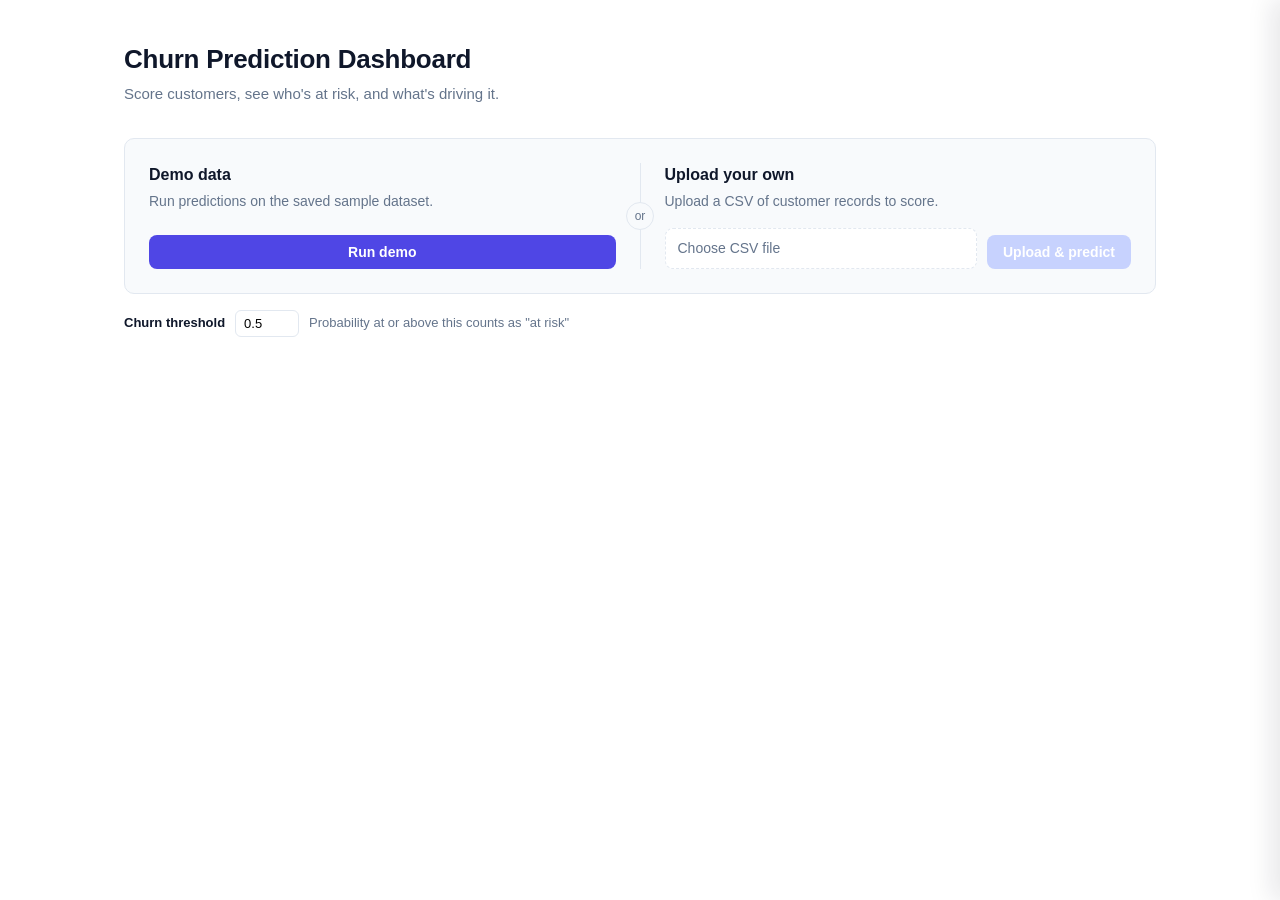
<file: index.html>
<!DOCTYPE html>
<html lang="en">
<head>
<meta charset="UTF-8" />
<meta name="viewport" content="width=device-width, initial-scale=1.0" />
<title>Churn Prediction Dashboard</title>
<link rel="stylesheet" href="style.css" />
</head>
<body>

<div class="app">

  <header class="topbar">
    <h1>Churn Prediction Dashboard</h1>
    <p class="subtitle">Score customers, see who's at risk, and what's driving it.</p>
  </header>

  <section class="source-card">
    <div class="source-option">
      <h2>Demo data</h2>
      <p>Run predictions on the saved sample dataset.</p>
      <button id="runDemoBtn" class="btn btn-primary">Run demo</button>
    </div>

    <div class="divider"><span>or</span></div>

    <div class="source-option">
      <h2>Upload your own</h2>
      <p>Upload a CSV of customer records to score.</p>
      <div class="upload-row">
        <label class="file-label" for="csvFileInput">
          <span id="fileLabelText">Choose CSV file</span>
        </label>
        <input type="file" id="csvFileInput" accept=".csv" hidden />
        <button id="uploadBtn" class="btn btn-primary" disabled>Upload &amp; predict</button>
      </div>
    </div>
  </section>

  <div class="threshold-row">
    <label for="thresholdInput">Churn threshold</label>
    <input type="number" id="thresholdInput" min="0" max="1" step="0.05" value="0.5" />
    <span class="hint">Probability at or above this counts as "at risk"</span>
  </div>

  <p id="statusMsg" class="status" role="status" aria-live="polite"></p>

  <section id="dashboard" class="dashboard hidden">

    <div class="stat-grid">
      <div class="stat-card">
        <span class="stat-value" id="statTotal">0</span>
        <span class="stat-label">Total customers</span>
      </div>
      <div class="stat-card risk">
        <span class="stat-value" id="statChurn">0</span>
        <span class="stat-label">At risk</span>
      </div>
      <div class="stat-card safe">
        <span class="stat-value" id="statRetained">0</span>
        <span class="stat-label">Retained</span>
      </div>
      <div class="stat-card">
        <span class="stat-value" id="statRate">0%</span>
        <span class="stat-label">Churn rate</span>
      </div>
    </div>

    <div class="panel">
      <h2>Top churn drivers</h2>
      <p class="panel-sub">Features ranked by importance in the model.</p>
      <table class="fi-table">
        <thead>
          <tr><th>Rank</th><th>Feature</th><th>Importance</th></tr>
        </thead>
        <tbody id="fiTableBody"></tbody>
      </table>
      <p id="fiEmpty" class="empty-note hidden">Feature importance isn't available for this model.</p>
    </div>

    <div class="panel">
      <div class="panel-header">
        <div>
          <h2>Customers</h2>
          <p class="panel-sub">Ranked by churn risk. Click a row for details.</p>
        </div>
        <div class="panel-controls">
          <div class="filter-tabs" id="filterTabs">
            <button class="tab active" data-filter="all">All</button>
            <button class="tab" data-filter="churn">At risk</button>
            <button class="tab" data-filter="retained">Retained</button>
          </div>
          <input type="search" id="searchInput" placeholder="Search by customer ID" />
        </div>
      </div>

      <div class="table-wrap">
        <table class="customer-table" id="customerTable">
          <thead>
            <tr>
              <th data-sort="customer_id">ID</th>
              <th data-sort="plan_type">Plan</th>
              <th data-sort="tenure_days">Tenure (d)</th>
              <th data-sort="watch_hours_30d">Watch hrs</th>
              <th data-sort="login_count_30d">Logins</th>
              <th data-sort="days_since_last_login">Last login</th>
              <th data-sort="churn_probability">Risk</th>
            </tr>
          </thead>
          <tbody id="customerTableBody"></tbody>
        </table>
      </div>
      <p id="tableEmpty" class="empty-note hidden">No customers match this filter.</p>
    </div>

  </section>

</div>

<div id="overlay" class="overlay hidden"></div>
<aside id="detailPanel" class="detail-panel" aria-hidden="true">
  <button id="closeDetail" class="close-btn" aria-label="Close">&times;</button>
  <div id="detailContent"></div>
</aside>

<script src="script.js"></script>
</body>
</html>
</file>
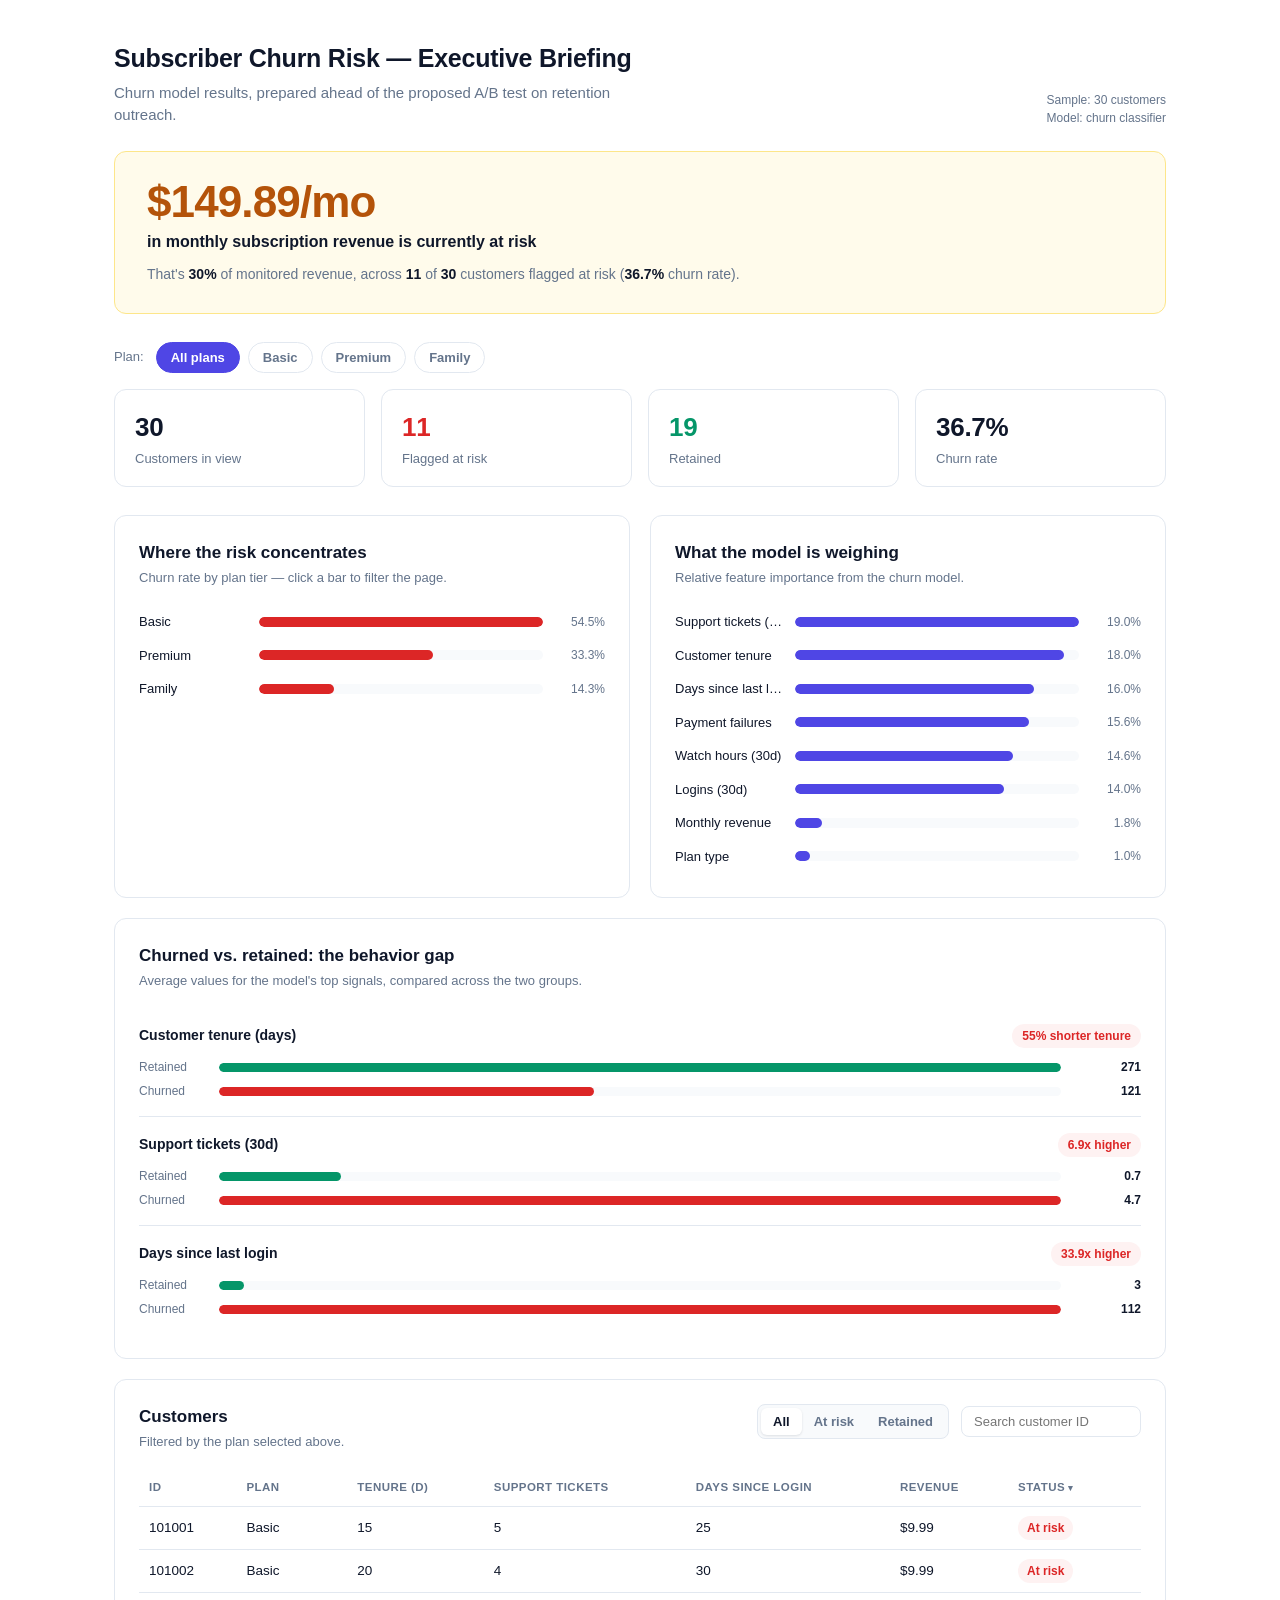
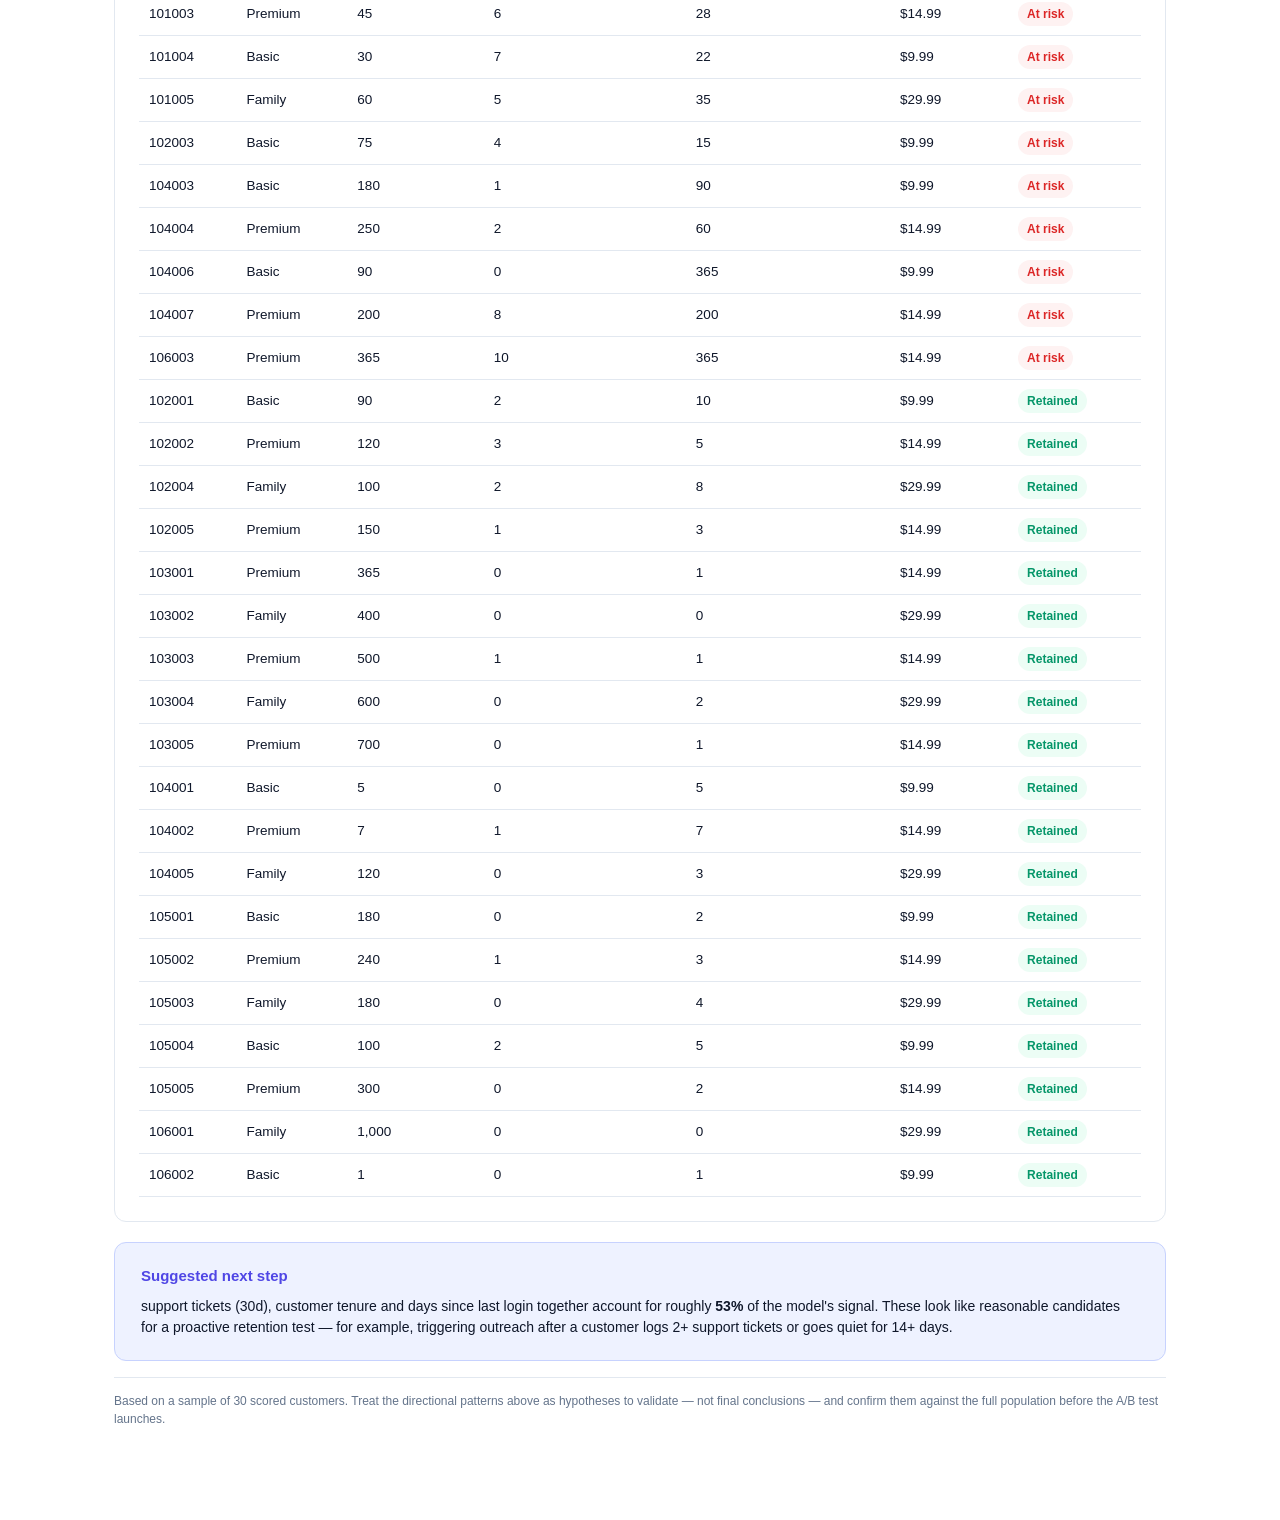
<file: dashboard/executive_churn_dashboard.html>
<!DOCTYPE html>
<html lang="en">
<head>
<meta charset="UTF-8" />
<meta name="viewport" content="width=device-width, initial-scale=1.0" />
<title>Subscriber Churn Risk — Executive Briefing</title>
<style>
:root {
  --bg: #ffffff;
  --surface: #f8fafc;
  --border: #e2e8f0;
  --text-primary: #0f172a;
  --text-secondary: #64748b;

  --accent: #4f46e5;
  --accent-soft: #eef2ff;

  --risk: #dc2626;
  --risk-soft: #fef2f2;

  --safe: #059669;
  --safe-soft: #ecfdf5;

  --money: #b45309;
  --money-soft: #fffbeb;
  --money-border: #fde68a;

  --radius: 12px;
  --shadow: 0 1px 3px rgba(15, 23, 42, 0.08), 0 1px 2px rgba(15, 23, 42, 0.04);
}

* { box-sizing: border-box; }

body {
  margin: 0;
  background: var(--bg);
  color: var(--text-primary);
  font-family: -apple-system, BlinkMacSystemFont, "Segoe UI", Roboto, Helvetica, Arial, sans-serif;
  font-size: 15px;
  line-height: 1.5;
}

.app {
  max-width: 1100px;
  margin: 0 auto;
  padding: 40px 24px 80px;
}

/* ---------- header ---------- */

.topbar {
  display: flex;
  justify-content: space-between;
  align-items: flex-end;
  flex-wrap: wrap;
  gap: 8px;
  margin-bottom: 24px;
}

.topbar h1 {
  font-size: 25px;
  font-weight: 700;
  letter-spacing: -0.01em;
  margin: 0 0 4px;
}

.topbar .subtitle {
  color: var(--text-secondary);
  margin: 0;
  max-width: 560px;
}

.topbar .meta {
  text-align: right;
  font-size: 12px;
  color: var(--text-secondary);
}

/* ---------- hero ---------- */

.hero {
  background: var(--money-soft);
  border: 1px solid var(--money-border);
  border-radius: var(--radius);
  padding: 28px 32px;
  margin-bottom: 28px;
}

.hero-value {
  font-size: 44px;
  font-weight: 800;
  letter-spacing: -0.02em;
  color: var(--money);
  line-height: 1;
}

.hero-label {
  font-size: 16px;
  font-weight: 600;
  color: var(--text-primary);
  margin-top: 6px;
}

.hero-sub {
  margin-top: 10px;
  color: var(--text-secondary);
  font-size: 14px;
}

.hero-sub b { color: var(--text-primary); }

/* ---------- plan chips ---------- */

.plan-chips {
  display: flex;
  gap: 8px;
  margin-bottom: 16px;
  flex-wrap: wrap;
  align-items: center;
}

.plan-chips .chip-label {
  font-size: 13px;
  color: var(--text-secondary);
  margin-right: 4px;
}

.chip {
  font-family: inherit;
  font-size: 13px;
  font-weight: 600;
  padding: 7px 14px;
  border-radius: 999px;
  border: 1px solid var(--border);
  background: var(--bg);
  color: var(--text-secondary);
  cursor: pointer;
}

.chip:hover { border-color: var(--accent); color: var(--accent); }

.chip.active {
  background: var(--accent);
  border-color: var(--accent);
  color: #fff;
}

/* ---------- kpi grid ---------- */

.stat-grid {
  display: grid;
  grid-template-columns: repeat(4, 1fr);
  gap: 16px;
  margin-bottom: 28px;
}

.stat-card {
  border: 1px solid var(--border);
  border-radius: var(--radius);
  padding: 18px 20px;
  display: flex;
  flex-direction: column;
}

.stat-value {
  font-size: 26px;
  font-weight: 700;
  letter-spacing: -0.01em;
}

.stat-label {
  font-size: 13px;
  color: var(--text-secondary);
  margin-top: 2px;
}

.stat-card.risk .stat-value { color: var(--risk); }
.stat-card.safe .stat-value { color: var(--safe); }

/* ---------- panels ---------- */

.panel {
  border: 1px solid var(--border);
  border-radius: var(--radius);
  padding: 24px;
  margin-bottom: 20px;
}

.panel h2 {
  font-size: 17px;
  font-weight: 600;
  margin: 0 0 2px;
}

.panel-sub {
  color: var(--text-secondary);
  font-size: 13px;
  margin: 0 0 18px;
}

.two-col {
  display: grid;
  grid-template-columns: 1fr 1fr;
  gap: 20px;
}

/* ---------- horizontal bar rows (plan + feature importance) ---------- */

.bar-row {
  display: grid;
  grid-template-columns: 110px 1fr 52px;
  align-items: center;
  gap: 10px;
  padding: 7px 0;
  cursor: default;
}

.bar-row.clickable { cursor: pointer; border-radius: 6px; }
.bar-row.clickable:hover { background: var(--surface); }

.bar-row .bar-name {
  font-size: 13px;
  font-weight: 500;
  white-space: nowrap;
  overflow: hidden;
  text-overflow: ellipsis;
}

.bar-track {
  height: 10px;
  background: var(--surface);
  border-radius: 999px;
  overflow: hidden;
}

.bar-fill {
  height: 100%;
  border-radius: 999px;
  transition: opacity 0.15s ease;
}

.bar-fill.accent { background: var(--accent); }
.bar-fill.risk { background: var(--risk); }
.bar-fill.muted { background: #cbd5e1; }

.bar-row.dim .bar-fill { opacity: 0.35; }
.bar-row.dim .bar-name { color: var(--text-secondary); }

.bar-pct {
  font-size: 12px;
  color: var(--text-secondary);
  text-align: right;
}

/* ---------- behavior gap comparisons ---------- */

.gap-row {
  border-bottom: 1px solid var(--border);
  padding: 16px 0;
}

.gap-row:last-child { border-bottom: none; }

.gap-row-head {
  display: flex;
  justify-content: space-between;
  align-items: baseline;
  margin-bottom: 10px;
}

.gap-row-head .gap-title {
  font-size: 14px;
  font-weight: 600;
}

.gap-delta {
  font-size: 12px;
  font-weight: 700;
  background: var(--risk-soft);
  color: var(--risk);
  padding: 3px 10px;
  border-radius: 999px;
}

.gap-bars { display: flex; flex-direction: column; gap: 6px; }

.gap-bar-line {
  display: grid;
  grid-template-columns: 70px 1fr 70px;
  align-items: center;
  gap: 10px;
  font-size: 12px;
}

.gap-bar-line .gap-bar-label { color: var(--text-secondary); }
.gap-bar-line .gap-bar-value { text-align: right; font-weight: 600; }

.gap-track {
  height: 9px;
  background: var(--surface);
  border-radius: 999px;
  overflow: hidden;
}

.gap-fill { height: 100%; border-radius: 999px; }
.gap-fill.retained { background: var(--safe); }
.gap-fill.churned { background: var(--risk); }

/* ---------- table ---------- */

.panel-header {
  display: flex;
  justify-content: space-between;
  align-items: flex-start;
  gap: 16px;
  flex-wrap: wrap;
}

.panel-controls {
  display: flex;
  align-items: center;
  gap: 12px;
  flex-wrap: wrap;
}

.filter-tabs {
  display: inline-flex;
  background: var(--surface);
  border: 1px solid var(--border);
  border-radius: 8px;
  padding: 3px;
}

.tab {
  font-family: inherit;
  font-size: 13px;
  font-weight: 600;
  color: var(--text-secondary);
  background: transparent;
  border: none;
  border-radius: 6px;
  padding: 6px 12px;
  cursor: pointer;
}

.tab.active {
  background: var(--bg);
  color: var(--text-primary);
  box-shadow: var(--shadow);
}

#searchInput {
  font-family: inherit;
  font-size: 13px;
  padding: 7px 12px;
  border: 1px solid var(--border);
  border-radius: 8px;
  width: 180px;
}

.table-wrap { overflow-x: auto; }

table.data-table {
  width: 100%;
  border-collapse: collapse;
  font-size: 13.5px;
}

table.data-table th {
  text-align: left;
  font-size: 11.5px;
  text-transform: uppercase;
  letter-spacing: 0.04em;
  color: var(--text-secondary);
  font-weight: 600;
  padding: 10px;
  border-bottom: 1px solid var(--border);
  cursor: pointer;
  white-space: nowrap;
}

table.data-table th:hover { color: var(--text-primary); }

table.data-table th.sorted::after { content: " ▾"; font-size: 9px; }
table.data-table th.sorted.asc::after { content: " ▴"; }

table.data-table td {
  padding: 9px 10px;
  border-bottom: 1px solid var(--border);
}

table.data-table tbody tr:hover { background: var(--surface); }

.badge {
  display: inline-flex;
  align-items: center;
  font-size: 12px;
  font-weight: 600;
  padding: 3px 9px;
  border-radius: 999px;
}

.badge.risk { background: var(--risk-soft); color: var(--risk); }
.badge.safe { background: var(--safe-soft); color: var(--safe); }

.empty-note {
  color: var(--text-secondary);
  font-size: 13px;
  padding: 16px 0;
  text-align: center;
}
.hidden { display: none; }

/* ---------- footer / recommendation ---------- */

.recommend {
  background: var(--accent-soft);
  border: 1px solid #c7d2fe;
  border-radius: var(--radius);
  padding: 22px 26px;
  margin-bottom: 16px;
}

.recommend h2 {
  font-size: 15px;
  margin: 0 0 8px;
  color: var(--accent);
}

.recommend p { margin: 0; color: var(--text-primary); font-size: 14px; }

.methodology {
  font-size: 12px;
  color: var(--text-secondary);
  border-top: 1px solid var(--border);
  padding-top: 14px;
  margin-top: 4px;
}

/* ---------- responsive / print ---------- */

@media (max-width: 760px) {
  .two-col { grid-template-columns: 1fr; }
  .stat-grid { grid-template-columns: repeat(2, 1fr); }
  .panel-header { flex-direction: column; }
  .hero-value { font-size: 34px; }
}

@media print {
  .plan-chips, .panel-controls { display: none; }
}

button:focus-visible, input:focus-visible, th:focus-visible {
  outline: 2px solid var(--accent);
  outline-offset: 2px;
}
</style>
</head>
<body>

<div class="app">

  <div class="topbar">
    <div>
      <h1>Subscriber Churn Risk — Executive Briefing</h1>
      <p class="subtitle">Churn model results, prepared ahead of the proposed A/B test on retention outreach.</p>
    </div>
    <div class="meta" id="metaInfo"></div>
  </div>

  <div class="hero">
    <div class="hero-value" id="heroRevenue">$0</div>
    <div class="hero-label">in monthly subscription revenue is currently at risk</div>
    <div class="hero-sub" id="heroSub"></div>
  </div>

  <div class="plan-chips" id="planChips">
    <span class="chip-label">Plan:</span>
    <!-- chips injected by JS -->
  </div>

  <div class="stat-grid">
    <div class="stat-card">
      <span class="stat-value" id="statTotal">0</span>
      <span class="stat-label">Customers in view</span>
    </div>
    <div class="stat-card risk">
      <span class="stat-value" id="statChurn">0</span>
      <span class="stat-label">Flagged at risk</span>
    </div>
    <div class="stat-card safe">
      <span class="stat-value" id="statRetained">0</span>
      <span class="stat-label">Retained</span>
    </div>
    <div class="stat-card">
      <span class="stat-value" id="statRate">0%</span>
      <span class="stat-label">Churn rate</span>
    </div>
  </div>

  <div class="two-col">
    <div class="panel">
      <h2>Where the risk concentrates</h2>
      <p class="panel-sub">Churn rate by plan tier — click a bar to filter the page.</p>
      <div id="planBarsContainer"></div>
    </div>

    <div class="panel">
      <h2>What the model is weighing</h2>
      <p class="panel-sub">Relative feature importance from the churn model.</p>
      <div id="fiBarsContainer"></div>
    </div>
  </div>

  <div class="panel">
    <h2>Churned vs. retained: the behavior gap</h2>
    <p class="panel-sub">Average values for the model's top signals, compared across the two groups.</p>
    <div id="gapContainer"></div>
  </div>

  <div class="panel">
    <div class="panel-header">
      <div>
        <h2>Customers</h2>
        <p class="panel-sub">Filtered by the plan selected above.</p>
      </div>
      <div class="panel-controls">
        <div class="filter-tabs" id="riskTabs">
          <button class="tab active" data-risk="all">All</button>
          <button class="tab" data-risk="churn">At risk</button>
          <button class="tab" data-risk="retained">Retained</button>
        </div>
        <input type="search" id="searchInput" placeholder="Search customer ID" />
      </div>
    </div>

    <div class="table-wrap">
      <table class="data-table" id="customerTable">
        <thead>
          <tr>
            <th data-sort="customer_id">ID</th>
            <th data-sort="plan_type">Plan</th>
            <th data-sort="tenure_days">Tenure (d)</th>
            <th data-sort="support_ticket_count">Support tickets</th>
            <th data-sort="days_since_last_login">Days since login</th>
            <th data-sort="monthly_revenue">Revenue</th>
            <th data-sort="churn_flag">Status</th>
          </tr>
        </thead>
        <tbody id="customerTableBody"></tbody>
      </table>
    </div>
    <p id="tableEmpty" class="empty-note hidden">No customers match this filter.</p>
  </div>

  <div class="recommend">
    <h2>Suggested next step</h2>
    <p id="recommendText"></p>
  </div>

  <p class="methodology">
    Based on a sample of <span id="sampleSize"></span> scored customers. Treat the directional patterns above as
    hypotheses to validate — not final conclusions — and confirm them against the full population before the A/B test launches.
  </p>

</div>

<script>
// ---------------------------------------------------------------------------
// Data (exported from predicted_data.csv)
// ---------------------------------------------------------------------------

const DATA = [
  {customer_id:"101001", plan_type:"Basic",   tenure_days:15,  watch_hours_30d:5.5,  login_count_30d:2,  days_since_last_login:25,  support_ticket_count:5,  payment_failure_count:2,  monthly_revenue:9.99,  churn_flag:1},
  {customer_id:"101002", plan_type:"Basic",   tenure_days:20,  watch_hours_30d:2.0,  login_count_30d:1,  days_since_last_login:30,  support_ticket_count:4,  payment_failure_count:1,  monthly_revenue:9.99,  churn_flag:1},
  {customer_id:"101003", plan_type:"Premium", tenure_days:45,  watch_hours_30d:8.0,  login_count_30d:3,  days_since_last_login:28,  support_ticket_count:6,  payment_failure_count:3,  monthly_revenue:14.99, churn_flag:1},
  {customer_id:"101004", plan_type:"Basic",   tenure_days:30,  watch_hours_30d:3.5,  login_count_30d:2,  days_since_last_login:22,  support_ticket_count:7,  payment_failure_count:2,  monthly_revenue:9.99,  churn_flag:1},
  {customer_id:"101005", plan_type:"Family",  tenure_days:60,  watch_hours_30d:10.0, login_count_30d:4,  days_since_last_login:35,  support_ticket_count:5,  payment_failure_count:4,  monthly_revenue:29.99, churn_flag:1},
  {customer_id:"102001", plan_type:"Basic",   tenure_days:90,  watch_hours_30d:20.0, login_count_30d:8,  days_since_last_login:10,  support_ticket_count:2,  payment_failure_count:1,  monthly_revenue:9.99,  churn_flag:0},
  {customer_id:"102002", plan_type:"Premium", tenure_days:120, watch_hours_30d:35.0, login_count_30d:12, days_since_last_login:5,   support_ticket_count:3,  payment_failure_count:1,  monthly_revenue:14.99, churn_flag:0},
  {customer_id:"102003", plan_type:"Basic",   tenure_days:75,  watch_hours_30d:15.0, login_count_30d:5,  days_since_last_login:15,  support_ticket_count:4,  payment_failure_count:0,  monthly_revenue:9.99,  churn_flag:1},
  {customer_id:"102004", plan_type:"Family",  tenure_days:100, watch_hours_30d:45.0, login_count_30d:10, days_since_last_login:8,   support_ticket_count:2,  payment_failure_count:1,  monthly_revenue:29.99, churn_flag:0},
  {customer_id:"102005", plan_type:"Premium", tenure_days:150, watch_hours_30d:40.0, login_count_30d:14, days_since_last_login:3,   support_ticket_count:1,  payment_failure_count:0,  monthly_revenue:14.99, churn_flag:0},
  {customer_id:"103001", plan_type:"Premium", tenure_days:365, watch_hours_30d:95.0, login_count_30d:28, days_since_last_login:1,   support_ticket_count:0,  payment_failure_count:0,  monthly_revenue:14.99, churn_flag:0},
  {customer_id:"103002", plan_type:"Family",  tenure_days:400, watch_hours_30d:150.0,login_count_30d:30, days_since_last_login:0,   support_ticket_count:0,  payment_failure_count:0,  monthly_revenue:29.99, churn_flag:0},
  {customer_id:"103003", plan_type:"Premium", tenure_days:500, watch_hours_30d:110.0,login_count_30d:25, days_since_last_login:1,   support_ticket_count:1,  payment_failure_count:0,  monthly_revenue:14.99, churn_flag:0},
  {customer_id:"103004", plan_type:"Family",  tenure_days:600, watch_hours_30d:180.0,login_count_30d:28, days_since_last_login:2,   support_ticket_count:0,  payment_failure_count:0,  monthly_revenue:29.99, churn_flag:0},
  {customer_id:"103005", plan_type:"Premium", tenure_days:700, watch_hours_30d:130.0,login_count_30d:26, days_since_last_login:1,   support_ticket_count:0,  payment_failure_count:0,  monthly_revenue:14.99, churn_flag:0},
  {customer_id:"104001", plan_type:"Basic",   tenure_days:5,   watch_hours_30d:0.5,  login_count_30d:1,  days_since_last_login:5,   support_ticket_count:0,  payment_failure_count:0,  monthly_revenue:9.99,  churn_flag:0},
  {customer_id:"104002", plan_type:"Premium", tenure_days:7,   watch_hours_30d:2.0,  login_count_30d:1,  days_since_last_login:7,   support_ticket_count:1,  payment_failure_count:0,  monthly_revenue:14.99, churn_flag:0},
  {customer_id:"104003", plan_type:"Basic",   tenure_days:180, watch_hours_30d:5.0,  login_count_30d:0,  days_since_last_login:90,  support_ticket_count:1,  payment_failure_count:0,  monthly_revenue:9.99,  churn_flag:1},
  {customer_id:"104004", plan_type:"Premium", tenure_days:250, watch_hours_30d:10.0, login_count_30d:2,  days_since_last_login:60,  support_ticket_count:2,  payment_failure_count:1,  monthly_revenue:14.99, churn_flag:1},
  {customer_id:"104005", plan_type:"Family",  tenure_days:120, watch_hours_30d:50.0, login_count_30d:15, days_since_last_login:3,   support_ticket_count:0,  payment_failure_count:5,  monthly_revenue:29.99, churn_flag:0},
  {customer_id:"104006", plan_type:"Basic",   tenure_days:90,  watch_hours_30d:0.0,  login_count_30d:0,  days_since_last_login:365, support_ticket_count:0,  payment_failure_count:0,  monthly_revenue:9.99,  churn_flag:1},
  {customer_id:"104007", plan_type:"Premium", tenure_days:200, watch_hours_30d:5.0,  login_count_30d:1,  days_since_last_login:200, support_ticket_count:8,  payment_failure_count:0,  monthly_revenue:14.99, churn_flag:1},
  {customer_id:"105001", plan_type:"Basic",   tenure_days:180, watch_hours_30d:60.0, login_count_30d:20, days_since_last_login:2,   support_ticket_count:0,  payment_failure_count:0,  monthly_revenue:9.99,  churn_flag:0},
  {customer_id:"105002", plan_type:"Premium", tenure_days:240, watch_hours_30d:75.0, login_count_30d:18, days_since_last_login:3,   support_ticket_count:1,  payment_failure_count:0,  monthly_revenue:14.99, churn_flag:0},
  {customer_id:"105003", plan_type:"Family",  tenure_days:180, watch_hours_30d:90.0, login_count_30d:16, days_since_last_login:4,   support_ticket_count:0,  payment_failure_count:0,  monthly_revenue:29.99, churn_flag:0},
  {customer_id:"105004", plan_type:"Basic",   tenure_days:100, watch_hours_30d:25.0, login_count_30d:10, days_since_last_login:5,   support_ticket_count:2,  payment_failure_count:1,  monthly_revenue:9.99,  churn_flag:0},
  {customer_id:"105005", plan_type:"Premium", tenure_days:300, watch_hours_30d:85.0, login_count_30d:20, days_since_last_login:2,   support_ticket_count:0,  payment_failure_count:0,  monthly_revenue:14.99, churn_flag:0},
  {customer_id:"106001", plan_type:"Family",  tenure_days:1000,watch_hours_30d:500.0,login_count_30d:31, days_since_last_login:0,   support_ticket_count:0,  payment_failure_count:0,  monthly_revenue:29.99, churn_flag:0},
  {customer_id:"106002", plan_type:"Basic",   tenure_days:1,   watch_hours_30d:0.0,  login_count_30d:0,  days_since_last_login:1,   support_ticket_count:0,  payment_failure_count:0,  monthly_revenue:9.99,  churn_flag:0},
  {customer_id:"106003", plan_type:"Premium", tenure_days:365, watch_hours_30d:0.1,  login_count_30d:1,  days_since_last_login:365, support_ticket_count:10, payment_failure_count:10, monthly_revenue:14.99, churn_flag:1},
];

const FEATURE_IMPORTANCE = [
  {feature: "support_ticket_count",   label: "Support tickets (30d)",     importance: 0.190000},
  {feature: "tenure_days",            label: "Customer tenure",           importance: 0.180000},
  {feature: "days_since_last_login",  label: "Days since last login",     importance: 0.160000},
  {feature: "payment_failure_count",  label: "Payment failures",          importance: 0.156497},
  {feature: "watch_hours_30d",        label: "Watch hours (30d)",         importance: 0.145714},
  {feature: "login_count_30d",        label: "Logins (30d)",              importance: 0.140000},
  {feature: "monthly_revenue",        label: "Monthly revenue",           importance: 0.017789},
  {feature: "plan_type",              label: "Plan type",                 importance: 0.010000},
];

const PLANS = ["Basic", "Premium", "Family"];
const PLAN_COLORS = { Basic: "#94a3b8", Premium: "#4f46e5", Family: "#0d9488" };

// ---------------------------------------------------------------------------
// State
// ---------------------------------------------------------------------------

const state = { plan: "all", risk: "all", search: "", sortKey: "churn_flag", sortDir: "desc" };

// ---------------------------------------------------------------------------
// Aggregation helpers
// ---------------------------------------------------------------------------

function aggregate(rows) {
  const total = rows.length;
  const churn = rows.filter(r => r.churn_flag === 1).length;
  const retained = total - churn;
  const revenueTotal = rows.reduce((s, r) => s + r.monthly_revenue, 0);
  const revenueAtRisk = rows.filter(r => r.churn_flag === 1).reduce((s, r) => s + r.monthly_revenue, 0);
  return {
    total, churn, retained,
    churnRate: total ? Math.round((churn / total) * 1000) / 10 : 0,
    revenueTotal, revenueAtRisk,
    revenueAtRiskPct: revenueTotal ? Math.round((revenueAtRisk / revenueTotal) * 1000) / 10 : 0,
  };
}

function avg(rows, key) {
  if (!rows.length) return 0;
  return rows.reduce((s, r) => s + r[key], 0) / rows.length;
}

function fmtMoney(v) { return `$${v.toLocaleString(undefined, { minimumFractionDigits: 2, maximumFractionDigits: 2 })}`; }
function fmtNum(v, d = 0) { return Number(v).toLocaleString(undefined, { minimumFractionDigits: d, maximumFractionDigits: d }); }
function escapeHtml(str) { const d = document.createElement("div"); d.textContent = str; return d.innerHTML; }

// ---------------------------------------------------------------------------
// Static sections (computed once from the full dataset)
// ---------------------------------------------------------------------------

function renderHero() {
  const agg = aggregate(DATA);
  document.getElementById("heroRevenue").textContent = fmtMoney(agg.revenueAtRisk) + "/mo";
  document.getElementById("heroSub").innerHTML =
    `That's <b>${agg.revenueAtRiskPct}%</b> of monitored revenue, across <b>${agg.churn}</b> of <b>${agg.total}</b> customers flagged at risk (<b>${agg.churnRate}%</b> churn rate).`;
  document.getElementById("sampleSize").textContent = agg.total;
  document.getElementById("metaInfo").innerHTML = `Sample: ${agg.total} customers<br>Model: churn classifier`;
}

function renderPlanBars() {
  const container = document.getElementById("planBarsContainer");
  const rows = PLANS.map(plan => {
    const planRows = DATA.filter(r => r.plan_type === plan);
    const a = aggregate(planRows);
    return { plan, ...a };
  }).sort((a, b) => b.churnRate - a.churnRate);

  const maxRate = Math.max(...rows.map(r => r.churnRate), 1);

  container.innerHTML = rows.map(r => `
    <div class="bar-row clickable" data-plan="${r.plan}">
      <span class="bar-name">${r.plan}</span>
      <div class="bar-track"><div class="bar-fill risk" style="width:${(r.churnRate / maxRate) * 100}%"></div></div>
      <span class="bar-pct">${r.churnRate}%</span>
    </div>
  `).join("");

  container.querySelectorAll(".bar-row").forEach(el => {
    el.addEventListener("click", () => {
      const plan = el.dataset.plan;
      state.plan = state.plan === plan ? "all" : plan;
      renderAll();
    });
  });
}

function renderFeatureImportance() {
  const container = document.getElementById("fiBarsContainer");
  const max = Math.max(...FEATURE_IMPORTANCE.map(f => f.importance));
  container.innerHTML = FEATURE_IMPORTANCE.map(f => `
    <div class="bar-row">
      <span class="bar-name">${f.label}</span>
      <div class="bar-track"><div class="bar-fill accent" style="width:${(f.importance / max) * 100}%"></div></div>
      <span class="bar-pct">${(f.importance * 100).toFixed(1)}%</span>
    </div>
  `).join("");
}

function renderBehaviorGap() {
  const churned = DATA.filter(r => r.churn_flag === 1);
  const retained = DATA.filter(r => r.churn_flag === 0);

  const metrics = [
    { key: "tenure_days", label: "Customer tenure (days)", decimals: 0 },
    { key: "support_ticket_count", label: "Support tickets (30d)", decimals: 1 },
    { key: "days_since_last_login", label: "Days since last login", decimals: 0 },
  ];

  const container = document.getElementById("gapContainer");
  container.innerHTML = metrics.map(m => {
    const cAvg = avg(churned, m.key);
    const rAvg = avg(retained, m.key);
    const max = Math.max(cAvg, rAvg, 1);
    const ratio = rAvg > 0 ? cAvg / rAvg : (cAvg > 0 ? Infinity : 0);

    let deltaLabel;
    if (m.key === "tenure_days") {
      const pctShorter = rAvg > 0 ? Math.round((1 - cAvg / rAvg) * 100) : 0;
      deltaLabel = `${pctShorter}% shorter tenure`;
    } else {
      const mult = rAvg > 0 ? (cAvg / rAvg) : 0;
      deltaLabel = `${mult.toFixed(1)}x higher`;
    }

    return `
      <div class="gap-row">
        <div class="gap-row-head">
          <span class="gap-title">${m.label}</span>
          <span class="gap-delta">${deltaLabel}</span>
        </div>
        <div class="gap-bars">
          <div class="gap-bar-line">
            <span class="gap-bar-label">Retained</span>
            <div class="gap-track"><div class="gap-fill retained" style="width:${(rAvg / max) * 100}%"></div></div>
            <span class="gap-bar-value">${fmtNum(rAvg, m.decimals)}</span>
          </div>
          <div class="gap-bar-line">
            <span class="gap-bar-label">Churned</span>
            <div class="gap-track"><div class="gap-fill churned" style="width:${(cAvg / max) * 100}%"></div></div>
            <span class="gap-bar-value">${fmtNum(cAvg, m.decimals)}</span>
          </div>
        </div>
      </div>
    `;
  }).join("");
}

function renderPlanChips() {
  const container = document.getElementById("planChips");
  const chipsHtml = ["all", ...PLANS].map(p => `
    <button class="chip ${state.plan === p ? "active" : ""}" data-plan="${p}">${p === "all" ? "All plans" : p}</button>
  `).join("");
  container.innerHTML = `<span class="chip-label">Plan:</span>${chipsHtml}`;

  container.querySelectorAll(".chip").forEach(el => {
    el.addEventListener("click", () => {
      state.plan = el.dataset.plan;
      renderAll();
    });
  });
}

function renderRecommendation() {
  const top3 = FEATURE_IMPORTANCE.slice(0, 3);
  const top3Pct = Math.round(top3.reduce((s, f) => s + f.importance, 0) * 100);
  const labels = top3.map(f => f.label.toLowerCase()).join(", ").replace(/, ([^,]*)$/, " and $1");
  document.getElementById("recommendText").innerHTML =
    `${escapeHtml(labels)} together account for roughly <b>${top3Pct}%</b> of the model's signal. ` +
    `These look like reasonable candidates for a proactive retention test — for example, triggering outreach ` +
    `after a customer logs 2+ support tickets or goes quiet for 14+ days.`;
}

// ---------------------------------------------------------------------------
// Interactive sections (respond to plan / risk / search / sort)
// ---------------------------------------------------------------------------

function getRowsForPlan() {
  return state.plan === "all" ? DATA : DATA.filter(r => r.plan_type === state.plan);
}

function renderKpis() {
  const a = aggregate(getRowsForPlan());
  document.getElementById("statTotal").textContent = fmtNum(a.total);
  document.getElementById("statChurn").textContent = fmtNum(a.churn);
  document.getElementById("statRetained").textContent = fmtNum(a.retained);
  document.getElementById("statRate").textContent = `${a.churnRate}%`;
}

function highlightPlanBars() {
  document.querySelectorAll("#planBarsContainer .bar-row").forEach(el => {
    el.classList.toggle("dim", state.plan !== "all" && el.dataset.plan !== state.plan);
  });
}

function getTableRows() {
  let rows = getRowsForPlan();

  if (state.risk === "churn") rows = rows.filter(r => r.churn_flag === 1);
  else if (state.risk === "retained") rows = rows.filter(r => r.churn_flag === 0);

  if (state.search) {
    const q = state.search.toLowerCase();
    rows = rows.filter(r => r.customer_id.toLowerCase().includes(q));
  }

  const { sortKey, sortDir } = state;
  rows = [...rows].sort((a, b) => {
    let av = a[sortKey], bv = b[sortKey];
    if (typeof av === "string") av = av.toLowerCase();
    if (typeof bv === "string") bv = bv.toLowerCase();
    if (av < bv) return sortDir === "asc" ? -1 : 1;
    if (av > bv) return sortDir === "asc" ? 1 : -1;
    return 0;
  });

  return rows;
}

function renderTable() {
  const rows = getTableRows();
  const tbody = document.getElementById("customerTableBody");
  const empty = document.getElementById("tableEmpty");
  tbody.innerHTML = "";

  empty.classList.toggle("hidden", rows.length > 0);

  rows.forEach(r => {
    const badge = r.churn_flag
      ? `<span class="badge risk">At risk</span>`
      : `<span class="badge safe">Retained</span>`;
    const tr = document.createElement("tr");
    tr.innerHTML = `
      <td>${escapeHtml(r.customer_id)}</td>
      <td>${escapeHtml(r.plan_type)}</td>
      <td>${fmtNum(r.tenure_days)}</td>
      <td>${fmtNum(r.support_ticket_count)}</td>
      <td>${fmtNum(r.days_since_last_login)}</td>
      <td>${fmtMoney(r.monthly_revenue)}</td>
      <td>${badge}</td>
    `;
    tbody.appendChild(tr);
  });

  document.querySelectorAll("#customerTable th[data-sort]").forEach(th => {
    th.classList.remove("sorted", "asc");
    if (th.dataset.sort === state.sortKey) {
      th.classList.add("sorted");
      if (state.sortDir === "asc") th.classList.add("asc");
    }
  });
}

function renderAll() {
  renderPlanChips();
  renderKpis();
  highlightPlanBars();
  renderTable();
}

// ---------------------------------------------------------------------------
// Init + event listeners
// ---------------------------------------------------------------------------

renderHero();
renderPlanBars();
renderFeatureImportance();
renderBehaviorGap();
renderRecommendation();
renderAll();

document.getElementById("riskTabs").addEventListener("click", e => {
  const btn = e.target.closest(".tab");
  if (!btn) return;
  document.querySelectorAll("#riskTabs .tab").forEach(t => t.classList.remove("active"));
  btn.classList.add("active");
  state.risk = btn.dataset.risk;
  renderTable();
});

let searchDebounce;
document.getElementById("searchInput").addEventListener("input", e => {
  clearTimeout(searchDebounce);
  searchDebounce = setTimeout(() => {
    state.search = e.target.value.trim();
    renderTable();
  }, 150);
});

document.querySelectorAll("#customerTable th[data-sort]").forEach(th => {
  th.addEventListener("click", () => {
    const key = th.dataset.sort;
    if (state.sortKey === key) state.sortDir = state.sortDir === "asc" ? "desc" : "asc";
    else { state.sortKey = key; state.sortDir = "desc"; }
    renderTable();
  });
});
</script>
</body>
</html>
</file>
<file: style.css>
:root {
  --bg: #ffffff;
  --surface: #f8fafc;
  --border: #e2e8f0;
  --text-primary: #0f172a;
  --text-secondary: #64748b;

  --accent: #4f46e5;
  --accent-soft: #eef2ff;
  --accent-dark: #4338ca;

  --risk: #dc2626;
  --risk-soft: #fef2f2;

  --safe: #059669;
  --safe-soft: #ecfdf5;

  --radius: 10px;
  --shadow: 0 1px 3px rgba(15, 23, 42, 0.08), 0 1px 2px rgba(15, 23, 42, 0.04);
}

* { box-sizing: border-box; }

body {
  margin: 0;
  background: var(--bg);
  color: var(--text-primary);
  font-family: -apple-system, BlinkMacSystemFont, "Segoe UI", Roboto, Helvetica, Arial, sans-serif;
  font-size: 15px;
  line-height: 1.5;
}

.app {
  max-width: 1080px;
  margin: 0 auto;
  padding: 40px 24px 80px;
}

/* ---------- header ---------- */

.topbar h1 {
  font-size: 26px;
  font-weight: 700;
  letter-spacing: -0.01em;
  margin: 0 0 4px;
}

.subtitle {
  color: var(--text-secondary);
  margin: 0 0 32px;
}

/* ---------- source card ---------- */

.source-card {
  display: flex;
  align-items: stretch;
  gap: 24px;
  border: 1px solid var(--border);
  border-radius: var(--radius);
  padding: 24px;
  background: var(--surface);
  margin-bottom: 16px;
}

.source-option {
  flex: 1;
  display: flex;
  flex-direction: column;
}

.source-option h2 {
  font-size: 16px;
  font-weight: 600;
  margin: 0 0 4px;
}

.source-option p {
  color: var(--text-secondary);
  margin: 0 0 16px;
  font-size: 14px;
}

.divider {
  display: flex;
  align-items: center;
  justify-content: center;
  position: relative;
  width: 1px;
  background: var(--border);
}

.divider span {
  position: absolute;
  background: var(--surface);
  color: var(--text-secondary);
  font-size: 12px;
  padding: 4px 8px;
  border-radius: 999px;
  border: 1px solid var(--border);
}

.upload-row {
  display: flex;
  gap: 10px;
  margin-top: auto;
}

.file-label {
  flex: 1;
  border: 1px dashed var(--border);
  border-radius: 8px;
  padding: 9px 12px;
  font-size: 14px;
  color: var(--text-secondary);
  cursor: pointer;
  background: var(--bg);
  display: flex;
  align-items: center;
  white-space: nowrap;
  overflow: hidden;
  text-overflow: ellipsis;
}

.file-label:hover {
  border-color: var(--accent);
  color: var(--accent);
}

/* ---------- buttons ---------- */

.btn {
  font-family: inherit;
  font-size: 14px;
  font-weight: 600;
  border-radius: 8px;
  padding: 9px 16px;
  border: none;
  cursor: pointer;
  transition: background-color 0.15s ease, opacity 0.15s ease;
}

.btn-primary {
  background: var(--accent);
  color: #fff;
  margin-top: auto;
}

.btn-primary:hover:not(:disabled) {
  background: var(--accent-dark);
}

.btn-primary:disabled {
  background: #c7d2fe;
  cursor: not-allowed;
}

/* ---------- threshold row ---------- */

.threshold-row {
  display: flex;
  align-items: center;
  gap: 10px;
  margin-bottom: 20px;
  font-size: 13px;
  color: var(--text-secondary);
}

.threshold-row label {
  font-weight: 600;
  color: var(--text-primary);
}

.threshold-row input {
  width: 64px;
  padding: 5px 8px;
  border: 1px solid var(--border);
  border-radius: 6px;
  font-family: inherit;
  font-size: 13px;
}

.hint {
  color: var(--text-secondary);
}

/* ---------- status ---------- */

.status {
  min-height: 20px;
  font-size: 14px;
  color: var(--text-secondary);
  margin: 0 0 16px;
}

.status.error { color: var(--risk); }
.status.success { color: var(--safe); }

/* ---------- dashboard ---------- */

.dashboard.hidden,
.empty-note.hidden,
.overlay.hidden { display: none; }

.stat-grid {
  display: grid;
  grid-template-columns: repeat(4, 1fr);
  gap: 16px;
  margin-bottom: 24px;
}

.stat-card {
  border: 1px solid var(--border);
  border-radius: var(--radius);
  padding: 18px 20px;
  display: flex;
  flex-direction: column;
  background: var(--bg);
}

.stat-value {
  font-size: 28px;
  font-weight: 700;
  letter-spacing: -0.01em;
}

.stat-label {
  font-size: 13px;
  color: var(--text-secondary);
  margin-top: 2px;
}

.stat-card.risk .stat-value { color: var(--risk); }
.stat-card.safe .stat-value { color: var(--safe); }

/* ---------- panels ---------- */

.panel {
  border: 1px solid var(--border);
  border-radius: var(--radius);
  padding: 24px;
  margin-bottom: 20px;
}

.panel h2 {
  font-size: 17px;
  font-weight: 600;
  margin: 0 0 2px;
}

.panel-sub {
  color: var(--text-secondary);
  font-size: 13px;
  margin: 0 0 16px;
}

.panel-header {
  display: flex;
  justify-content: space-between;
  align-items: flex-start;
  gap: 16px;
  flex-wrap: wrap;
}

.panel-controls {
  display: flex;
  align-items: center;
  gap: 12px;
  flex-wrap: wrap;
}

/* ---------- feature importance table ---------- */

.fi-table {
  width: 100%;
  border-collapse: collapse;
  font-size: 14px;
}

.fi-table th {
  text-align: left;
  font-size: 12px;
  text-transform: uppercase;
  letter-spacing: 0.04em;
  color: var(--text-secondary);
  font-weight: 600;
  padding: 8px 10px;
  border-bottom: 1px solid var(--border);
}

.fi-table td {
  padding: 10px 10px;
  border-bottom: 1px solid var(--border);
  vertical-align: middle;
}

.fi-bar-wrap {
  display: flex;
  align-items: center;
  gap: 10px;
}

.fi-bar-track {
  flex: 1;
  height: 8px;
  background: var(--accent-soft);
  border-radius: 999px;
  overflow: hidden;
}

.fi-bar-fill {
  height: 100%;
  background: var(--accent);
  border-radius: 999px;
}

.fi-pct {
  font-size: 12px;
  color: var(--text-secondary);
  width: 42px;
  text-align: right;
}

/* ---------- filter tabs ---------- */

.filter-tabs {
  display: inline-flex;
  background: var(--surface);
  border: 1px solid var(--border);
  border-radius: 8px;
  padding: 3px;
}

.tab {
  font-family: inherit;
  font-size: 13px;
  font-weight: 600;
  color: var(--text-secondary);
  background: transparent;
  border: none;
  border-radius: 6px;
  padding: 6px 12px;
  cursor: pointer;
}

.tab.active {
  background: var(--bg);
  color: var(--text-primary);
  box-shadow: var(--shadow);
}

#searchInput {
  font-family: inherit;
  font-size: 13px;
  padding: 7px 12px;
  border: 1px solid var(--border);
  border-radius: 8px;
  width: 200px;
}

/* ---------- customer table ---------- */

.table-wrap {
  overflow-x: auto;
}

.customer-table {
  width: 100%;
  border-collapse: collapse;
  font-size: 14px;
}

.customer-table th {
  text-align: left;
  font-size: 12px;
  text-transform: uppercase;
  letter-spacing: 0.04em;
  color: var(--text-secondary);
  font-weight: 600;
  padding: 10px;
  border-bottom: 1px solid var(--border);
  cursor: pointer;
  white-space: nowrap;
}

.customer-table th:hover {
  color: var(--text-primary);
}

.customer-table th.sorted::after {
  content: " ▾";
  font-size: 10px;
}

.customer-table th.sorted.asc::after {
  content: " ▴";
}

.customer-table td {
  padding: 10px;
  border-bottom: 1px solid var(--border);
  color: var(--text-primary);
}

.customer-table tbody tr {
  cursor: pointer;
}

.customer-table tbody tr:hover {
  background: var(--surface);
}

.badge {
  display: inline-flex;
  align-items: center;
  gap: 5px;
  font-size: 12px;
  font-weight: 600;
  padding: 3px 9px;
  border-radius: 999px;
}

.badge.risk { background: var(--risk-soft); color: var(--risk); }
.badge.safe { background: var(--safe-soft); color: var(--safe); }

/* ---------- detail panel ---------- */

.overlay {
  position: fixed;
  inset: 0;
  background: rgba(15, 23, 42, 0.35);
  z-index: 10;
}

.detail-panel {
  position: fixed;
  top: 0;
  right: 0;
  height: 100%;
  width: 380px;
  max-width: 90vw;
  background: var(--bg);
  border-left: 1px solid var(--border);
  box-shadow: -8px 0 24px rgba(15, 23, 42, 0.1);
  padding: 28px 24px;
  overflow-y: auto;
  z-index: 11;
  transform: translateX(100%);
  transition: transform 0.2s ease;
}

.detail-panel.open {
  transform: translateX(0);
}

.close-btn {
  position: absolute;
  top: 16px;
  right: 16px;
  background: none;
  border: none;
  font-size: 22px;
  line-height: 1;
  color: var(--text-secondary);
  cursor: pointer;
}

.close-btn:hover { color: var(--text-primary); }

.detail-content h3 {
  font-size: 18px;
  margin: 0 0 4px;
}

.detail-row {
  display: flex;
  justify-content: space-between;
  padding: 10px 0;
  border-bottom: 1px solid var(--border);
  font-size: 14px;
}

.detail-row .label { color: var(--text-secondary); }
.detail-row .value { font-weight: 600; }

/* ---------- responsive ---------- */

@media (max-width: 720px) {
  .source-card { flex-direction: column; }
  .divider { width: auto; height: 1px; }
  .divider span { top: -10px; }
  .stat-grid { grid-template-columns: repeat(2, 1fr); }
  .panel-header { flex-direction: column; }
}

/* ---------- accessibility ---------- */

button:focus-visible,
input:focus-visible,
th:focus-visible,
tr:focus-visible {
  outline: 2px solid var(--accent);
  outline-offset: 2px;
}

@media (prefers-reduced-motion: reduce) {
  * { transition: none !important; }
}
</file>
